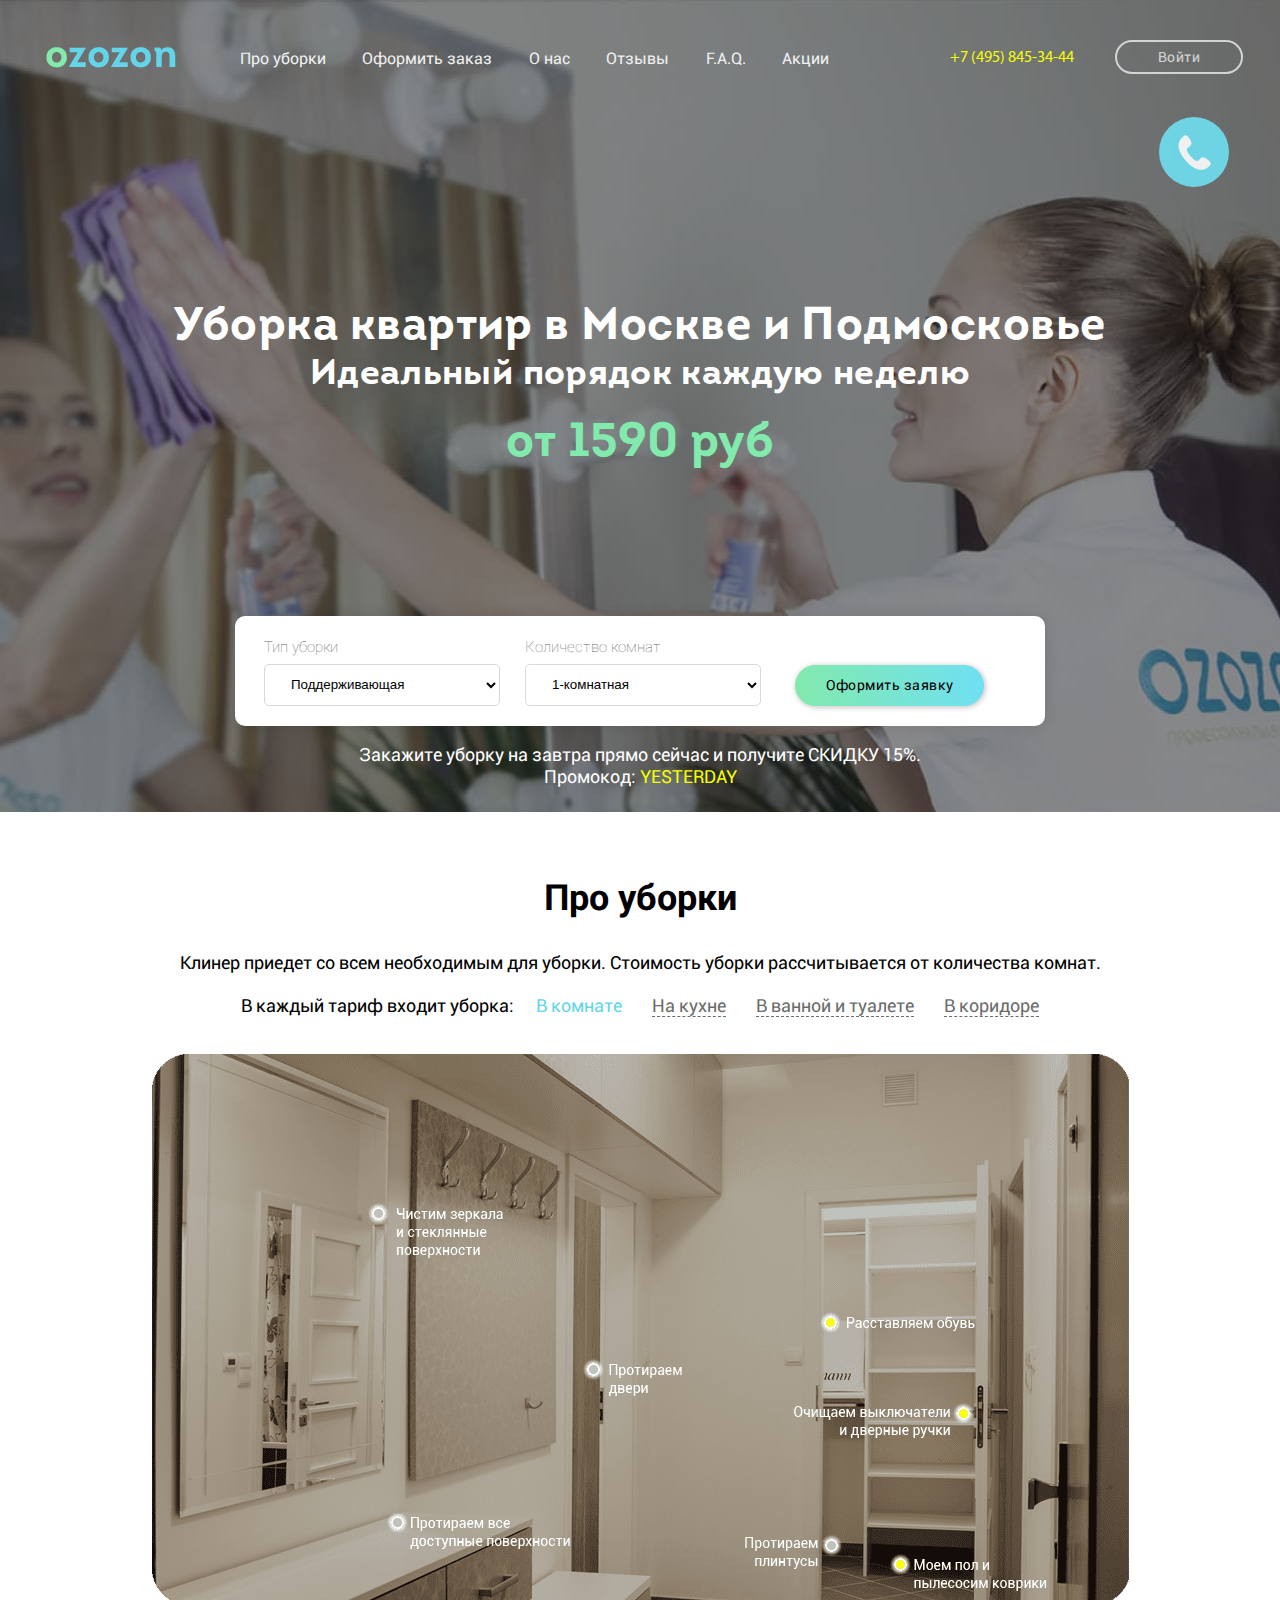
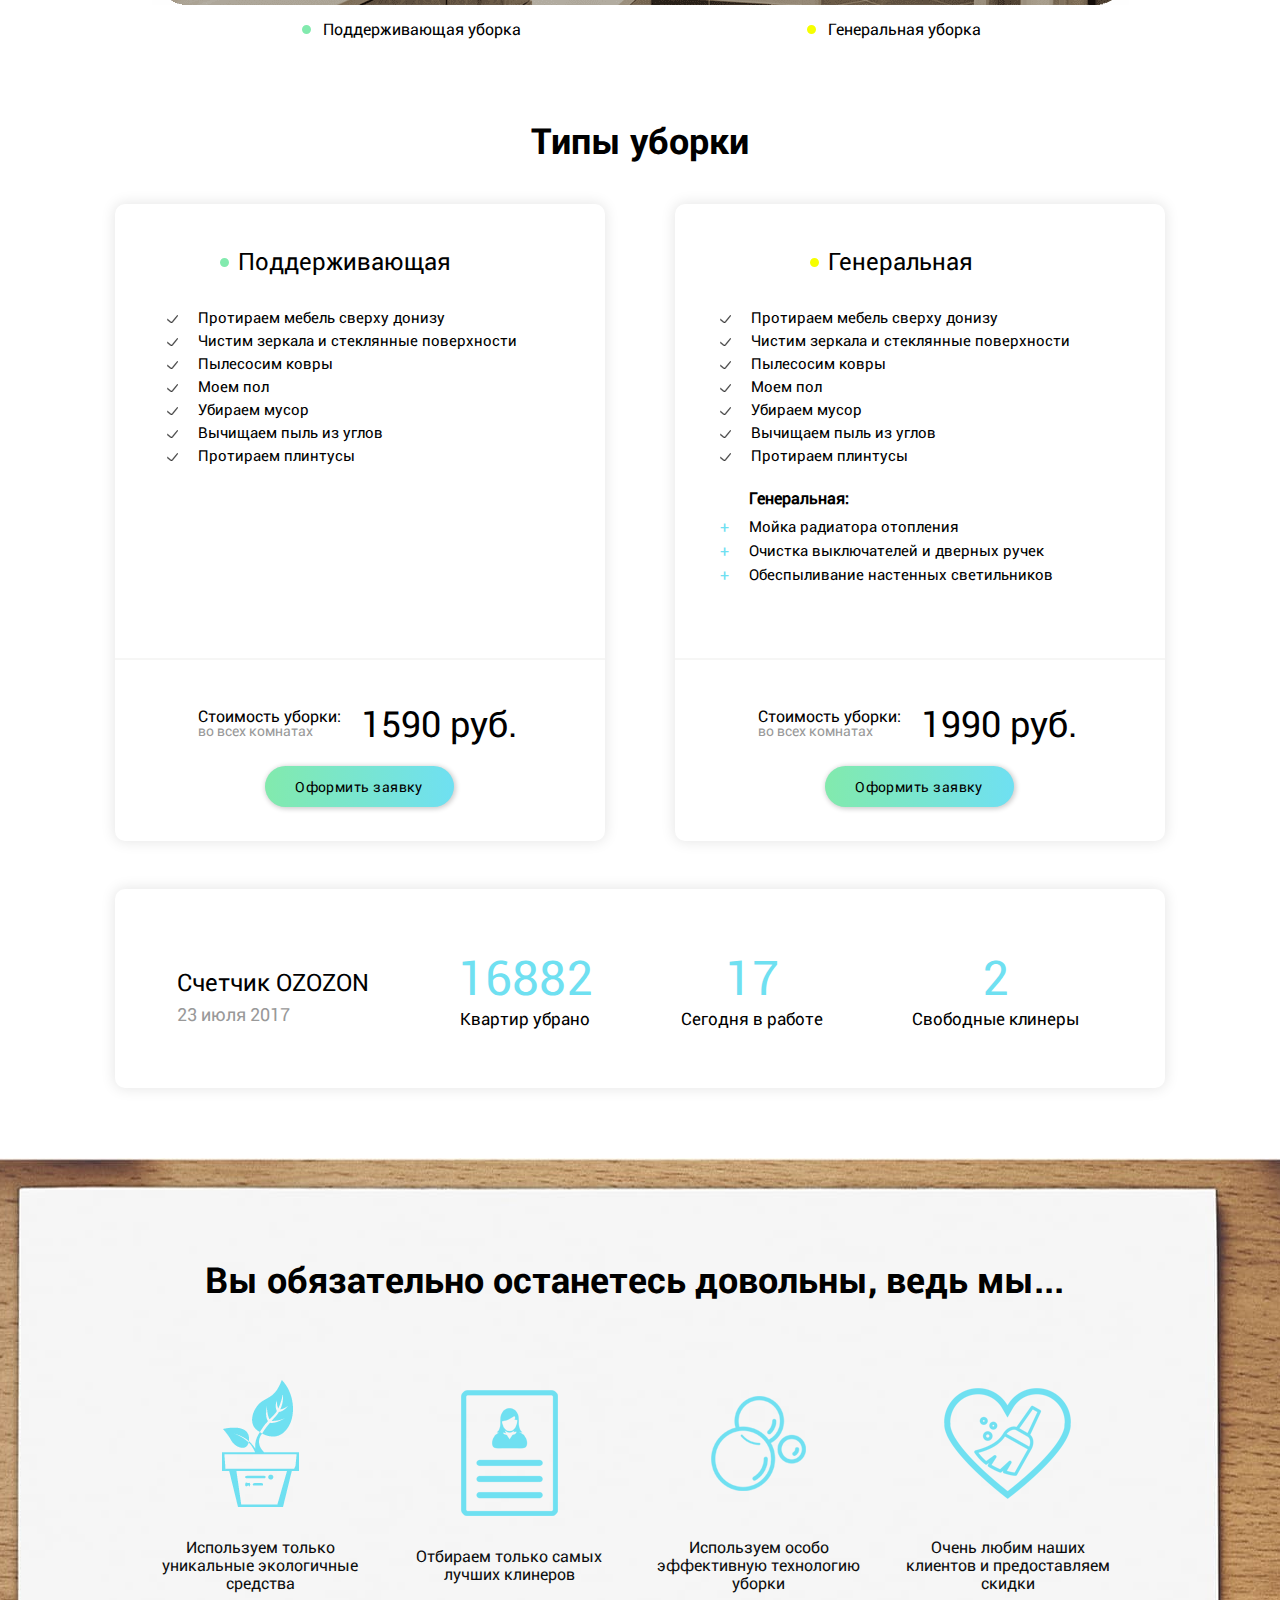
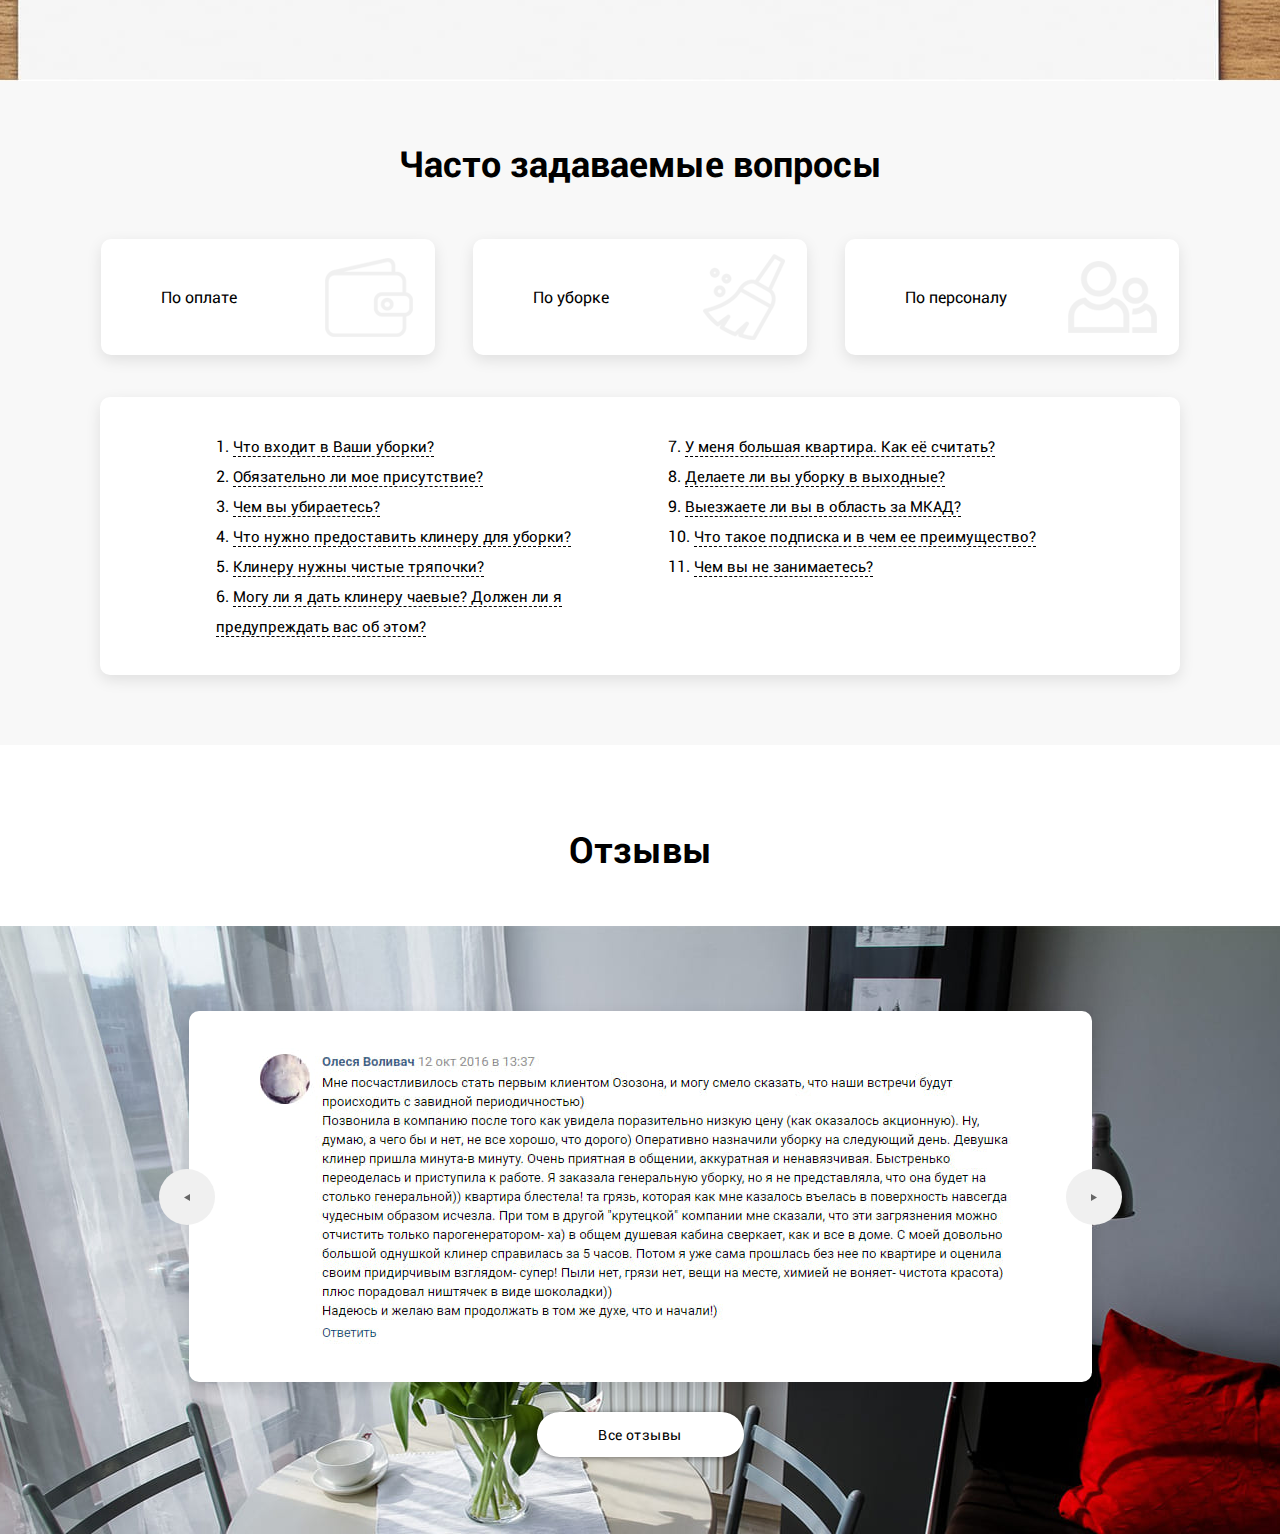
<file: index.html>
<!DOCTYPE html>
<html lang="ru">
<head>
    <meta charset="UTF-8">
    <meta name="viewport" content="width=device-width, initial-scale=1.0">
    <meta http-equiv="X-UA-Compatible" content="ie=edge">
    <title>Ozozon</title>
    <link rel="stylesheet" href="css/style.css">
</head>
<body>
    <div class="wrapper">
<div class="main">
<header class="header">
    <div class="container">
        <div class="header__body">
        	<div class="header__left">
	        	<div class="header__logo">
	        		<a href="/"><img src="/img/logo.png" alt="logo"></a>
	        	</div>
	        	<div class="header__menu">
	        		<ul>
	        			<li><a href="#">Про уборки</a></li>
	        			<li><a href="#">Оформить заказ</a></li>
	        			<li><a href="#">О нас</a></li>
	        			<li><a href="#">Отзывы</a></li>
	        			<li><a href="#">F.A.Q.</a></li>
	        			<li><a href="#">Акции</a></li>
	        		</ul>
	        	</div>
        	</div>
        	<button type="button" class="btn-burger">
			    <span></span>
			    <span></span>
			    <span></span>
			</button>
        	<div class="header__right">
        		<div><a href="tel:74958453444">+7 (495) 845-34-44</a></div>
        		<button>Войти</button>
        	</div>
        </div>
        <div class="header__call">
        	<div>
        		<a href="#"><img src="/img/phone.png" alt="phone"></a>
        	</div>
        </div>
    </div>
</header>
<div class="menuMobile">
	<ul>
		<li><a href="#">Про уборки</a></li>
		<li><a href="#">Оформить заказ</a></li>
		<li><a href="#">О нас</a></li>
		<li><a href="#">Отзывы</a></li>
		<li><a href="#">F.A.Q.</a></li>
		<li><a href="#">Акции</a></li>
	</ul>
</div>    <div class="container">
        <div class="main__body">
            <h1>Уборка квартир в Москве и Подмосковье</h1>
            <h2>Идеальный порядок каждую неделю</h2>
            <h3>от 1590 руб</h3>
            <form action="/">
            	<p>
            		<label for="type">Тип уборки</label>
            		<select name="type" required>
                        <option value="0">Поддерживающая</option>
                        <option value="1">Поддерживающая</option>
                    </select>
            	</p>
            	<p>
            		<label for="count">Количество комнат</label>
            		<select name="count" required>
                        <option value="0">1-комнатная</option>
                        <option value="1">1-комнатная</option>
                    </select>
            	</p>
            	<button class="main__btn btn">Оформить заявку</button>
            </form>
            <p class="main__sale">Закажите уборку на завтра прямо сейчас и получите СКИДКУ 15%.</p>
            <p class="main__promocode">Промокод: <span>YESTERDAY</span></p>
        </div>
    </div>
    <!-- Фоновая картинка -->
	<div class="main__bg ibg">
		<img src="/img/main.jpg" alt="main">
	</div>
</div><div class="cleaning">
    <div class="container">
        <div class="cleaning__body">
            <h2>Про уборки</h2>
            <p>Клинер приедет со всем необходимым для уборки. Стоимость уборки рассчитывается от количества комнат.</p>
            <div class="cleaning__tarif">
                <span>В каждый тариф входит уборка:</span>
                <ul>
                    <li><a href="/img/cleaning/corridor.png" class="active_link">В комнате</a></li>
                    <li><a href="/img/cleaning/kitchen.png">На кухне</a></li>
                    <li><a href="/img/cleaning/bathroom.png">В ванной и туалете</a></li>
                    <li><a href="/img/cleaning/bedroom.png">В коридоре</a></li>
                </ul>
            </div>
            <div class="cleaning__img">
                <img src="/img/cleaning/corridor.png" alt="cleaning">
            </div>
            <div class="cleaning__views">
                <div class="cleaning__view"><div></div> Поддерживающая уборка</div>
                <div class="cleaning__view"><div></div> Генеральная уборка</div>
            </div>
        </div>
    </div>
</div><div class="types">
    <div class="container">
        <div class="types__body">
            <h2>Типы уборки</h2>
            <div class="types__columns">
                <div class="types__column">
                    <h3>Поддерживающая</h3>
                    <ul>
                        <li>Протираем мебель сверху донизу</li>
                        <li>Чистим зеркала и стеклянные поверхности</li>
                        <li>Пылесосим ковры</li>
                        <li>Моем пол</li>
                        <li>Убираем мусор</li>
                        <li>Вычищаем пыль из углов</li>
                        <li>Протираем плинтусы</li>
                    </ul>
                    <div class="types__cost">
                        <div class="types__cols">
                            <div>
                                <p>Стоимость уборки:</p>
                                <p>во всех комнатах</p>
                            </div>
                            <div>1590 руб.</div>
                        </div>
                        <button class="types__btn btn">Оформить заявку</button>
                    </div>
                </div>
                <div class="types__column">
                    <h3>Генеральная</h3>
                    <ul>
                        <li>Протираем мебель сверху донизу</li>
                        <li>Чистим зеркала и стеклянные поверхности</li>
                        <li>Пылесосим ковры</li>
                        <li>Моем пол</li>
                        <li>Убираем мусор</li>
                        <li>Вычищаем пыль из углов</li>
                        <li>Протираем плинтусы</li>
                    </ul>
                    <br><b>Генеральная:</b>
                    <ul>
                        <li>Мойка радиатора отопления</li>
                        <li>Очистка выключателей и дверных ручек</li>
                        <li>Обеспыливание настенных светильников</li>
                    </ul>
                    <div class="types__cost">
                        <div class="types__cols">
                            <div>
                                <p>Стоимость уборки:</p>
                                <p>во всех комнатах</p>
                            </div>
                            <div>1990 руб.</div>
                        </div>
                        <button class="types__btn btn">Оформить заявку</button>
                    </div>
                </div>
            </div>
            <div class="types__counter">
                <ul>
                    <li>Счетчик OZOZON<br><span>23 июля 2017</span></li>
                    <li><span>16882</span><br>Квартир убрано</li>
                    <li><span>17</span><br>Сегодня в работе</li>
                    <li><span>2</span><br>Свободные клинеры</li>
                </ul>
            </div>
        </div>
    </div>
</div><div class="advantages">
    <div class="container">
        <h2>Вы обязательно останетесь довольны, ведь мы...</h2>
        <div class="advantages__body">
            <div class="advantages__adv">
                <div>
                    <img src="/img/icons/1.png" alt="1">
                </div>
                <p>Используем только уникальные экологичные средства</p>
            </div>
            <div class="advantages__adv">
                <div>
                    <img src="/img/icons/2.png" alt="2">
                </div>
                <p>Отбираем только самых лучших клинеров</p>
            </div>
            <div class="advantages__adv">
                <div>
                    <img src="/img/icons/3.png" alt="3">
                </div>
                <p>Используем особо эффективную технологию уборки</p>
            </div>
            <div class="advantages__adv">
                <div>
                    <img src="/img/icons/4.png" alt="4">
                </div>
                <p>Очень любим наших клиентов и предоставляем скидки</p>
            </div>
        </div>
    </div>
</div><div class="questions">
    <div class="container">
        <div class="questions__body">
            <h2>Часто задаваемые вопросы</h2>
            <div class="questions__columns">
                <a href="#" class="questions__active">
                    <figure>
                        <p>По оплате</p>
                        <img src="/img/pay.png" alt="pay">
                    </figure>
                </a>
                <a href="#" class="questions__active">
                    <figure>
                        <p>По уборке</p>
                        <img src="/img/clean.png" alt="clean">
                    </figure>
                </a>
                <div class="questions__answers">
                    <div class="questions__answer" title="Закрыть окно">
                        <div><p>Что входит в Ваши уборки?</p></div>
                        <div><p>Обязательно ли мое присутствие?</p></div>
                        <div><p>Что нужно предоставить клинеру для уборки?</p></div>
                        <div><p>Чем вы убираетесь?</p></div>
                    </div>
                    <p class="questions__others"><a href="#">Другие вопросы</a><img src="/img/arrow_copy.svg" alt="arrow_copy"></p>
                    <div class="questions__answer" title="Закрыть окно">
                        <div><p>Клинеру нужны чистые тряпочки?</p></div>
                        <div><p>Могу ли я дать клинеру чаевые? Должен ли я предупреждать вас об этом?</p></div>
                        <div><p>У меня большая квартира. Как её считать?</p></div>
                        <div><p>Делаете ли вы уборку в выходные?</p></div>
                    </div>
                    <div class="questions__answer others" title="Закрыть окно">
                        <div><p>Выезжаете ли вы в область за МКАД?</p></div>
                        <div><p>Что такое подписка и в чем ее преимущество?</p></div>
                        <div><p>Чем вы не занимаетесь?</p></div>
                    </div>
                </div>
                <a href="#" class="questions__active">
                    <figure>
                        <p>По персоналу</p>
                        <img src="/img/personal.png" alt="personal">
                    </figure>
                </a>
            </div>
            <div class="questions__question">
                <ul>
                    <li>1. <a href="#">Что входит в Ваши уборки?</a></li>
                    <li>2. <a href="#">Обязательно ли мое присутствие?</a></li>
                    <li>3. <a href="#">Чем вы убираетесь?</a></li>
                    <li>4. <a href="#">Что нужно предоставить клинеру для уборки?</a></li>
                    <li>5. <a href="#">Клинеру нужны чистые тряпочки?</a></li>
                    <li>6. <a href="#">Могу ли я дать клинеру чаевые? Должен ли я предупреждать вас об этом?</a></li>
                </ul>
                <ul>
                    <li>7. <a href="#">У меня большая квартира. Как её считать?</a></li>
                    <li>8. <a href="#">Делаете ли вы уборку в выходные?</a></li>
                    <li>9. <a href="#">Выезжаете ли вы в область за МКАД?</a></li>
                    <li>10. <a href="#">Что такое подписка и в чем ее преимущество?</a></li>
                    <li>11. <a href="#">Чем вы не занимаетесь?</a></li>
                </ul>
            </div>
        </div>
    </div>
</div><div class="reviews">
    <h2>Отзывы</h2>
    <div class="container">
        <div class="reviews__review">
            <button>
                <img src="/img/arrow_left.svg">
            </button>
            <div class="reviews__body">
                <img src="/img/review.jpg" alt="review">
            </div>
            <button>
                <img src="/img/arrow_right.svg">
            </button>
        </div>
        <div class="reviews__btn">
            <button>Все отзывы</button>
        </div>
    </div>
</div>    </div>
    <script src="/js/jquery-3.4.1.min.js"></script>
    <script src="/js/main.js"></script>
</body>
</html>
</file>
<file: css/style.css>
@charset "UTF-8";
/*Обнуление*/
* {
  padding: 0;
  margin: 0;
  border: 0;
}

*, *:before, *:after {
  -webkit-box-sizing: border-box;
  box-sizing: border-box;
}

:focus, :active {
  outline: none;
}

a:focus, a:active {
  outline: none;
}

nav, footer, header, aside {
  display: block;
}

html, body {
  height: 100%;
  width: 100%;
  font-size: 100%;
  -ms-text-size-adjust: 100%;
  -moz-text-size-adjust: 100%;
  -webkit-text-size-adjust: 100%;
}

input, button, textarea {
  font-family: inherit;
}

input::-ms-clear {
  display: none;
}

button {
  cursor: pointer;
}

button::-moz-focus-inner {
  padding: 0;
  border: 0;
}

a, a:visited {
  text-decoration: none;
}

a:hover {
  text-decoration: none;
}

ul li {
  list-style: none;
}

img {
  vertical-align: middle;
}

h1, h2, h3, h4, h5, h6 {
  font-size: inherit;
}

/*--------------------*/
.header {
  position: relative;
  z-index: 1;
  padding: 40px 37px 0 46px;
  width: 100%;
}
.header__body {
  display: -webkit-box;
  display: -ms-flexbox;
  display: flex;
  -webkit-box-pack: justify;
      -ms-flex-pack: justify;
          justify-content: space-between;
  -webkit-box-align: center;
      -ms-flex-align: center;
          align-items: center;
  -ms-flex-wrap: wrap;
      flex-wrap: wrap;
}
.header__left {
  display: -webkit-box;
  display: -ms-flexbox;
  display: flex;
  -webkit-box-pack: center;
      -ms-flex-pack: center;
          justify-content: center;
  -webkit-box-align: end;
      -ms-flex-align: end;
          align-items: flex-end;
  -ms-flex-wrap: nowrap;
      flex-wrap: nowrap;
}
.header__right {
  display: -webkit-box;
  display: -ms-flexbox;
  display: flex;
  -webkit-box-pack: center;
      -ms-flex-pack: center;
          justify-content: center;
  -webkit-box-align: center;
      -ms-flex-align: center;
          align-items: center;
  -ms-flex-wrap: nowrap;
      flex-wrap: nowrap;
  padding-left: 2rem;
}
.header__right a {
  color: #f6ff00;
  font-family: "MyriadPro";
  font-size: 16px;
  font-weight: 400;
  margin-right: 41px;
}
.header__right button {
  background: none;
  width: 128px;
  height: 34px;
  border-radius: 17px;
  border: 2px solid #ffffff;
  opacity: 0.7;
  color: #ffffff;
  font-size: 14px;
  font-weight: 400;
  letter-spacing: 0.35px;
}
.header__right button:hover {
  background-color: #6fe0f2;
  opacity: 1;
}
.header__menu {
  width: 589px;
  margin-left: 64px;
}
.header__menu ul {
  display: -webkit-box;
  display: -ms-flexbox;
  display: flex;
  -webkit-box-pack: justify;
      -ms-flex-pack: justify;
          justify-content: space-between;
  -webkit-box-align: center;
      -ms-flex-align: center;
          align-items: center;
  -ms-flex-wrap: wrap;
      flex-wrap: wrap;
}
.header__menu ul li a {
  font-size: 16px;
  font-weight: 400;
  line-height: 12px;
}
.header__call {
  position: relative;
  top: 43px;
  right: 14px;
}
.header__call div {
  display: -webkit-box;
  display: -ms-flexbox;
  display: flex;
  -webkit-box-pack: center;
      -ms-flex-pack: center;
          justify-content: center;
  -webkit-box-align: center;
      -ms-flex-align: center;
          align-items: center;
  -ms-flex-wrap: wrap;
      flex-wrap: wrap;
  width: 70px;
  height: 70px;
  background-color: #6fe0f1;
  opacity: 0.9;
  border-radius: 50%;
  position: absolute;
  right: 0;
}
.header__call div:hover {
  -webkit-box-shadow: inset 0 0 10px 0px;
          box-shadow: inset 0 0 10px 0px;
}

@media (max-width: 1200px) {
  .header__body {
    -webkit-box-pack: center;
        -ms-flex-pack: center;
            justify-content: center;
  }
  .header__right {
    padding: 2rem;
  }
  .header__call {
    top: -1rem;
    right: 2rem;
  }
}
@media (max-width: 767px) {
  .header__menu {
    display: none;
  }
  .header__right {
    display: block;
    margin-right: -2rem;
    padding: 0;
  }
  .header__right button {
    margin: 1rem 0;
  }
  .header__call {
    top: 1rem;
  }
}
.btn-burger {
  display: none;
  width: 5rem;
  height: 5rem;
  border-radius: 5px;
  cursor: pointer;
  background: none;
}
.btn-burger span {
  position: absolute;
  background: #fff;
  width: 26px;
  height: 2px;
  border-radius: 10px;
  -webkit-transition: 0.1s ease-out 0.1s;
  -o-transition: 0.1s ease-out 0.1s;
  transition: 0.1s ease-out 0.1s;
}
.btn-burger span:first-child {
  margin-top: -10px;
}
.btn-burger span:last-child {
  margin-top: 10px;
}
.btn-burger .active:first-child, .btn-burger .active:last-child {
  margin: 0;
}
.btn-burger .active:first-child {
  -ms-transform: rotate(45deg);
  -webkit-transform: rotate(45deg);
  transform: rotate(45deg);
}
.btn-burger .active:last-child {
  -ms-transform: rotate(-45deg);
  -webkit-transform: rotate(-45deg);
  transform: rotate(-45deg);
}
.btn-burger .active:nth-child(2) {
  width: 0;
}

.menuMobile {
  display: none;
}

@media (max-width: 767px) {
  .btn-burger {
    display: -webkit-box;
    display: -ms-flexbox;
    display: flex;
    -webkit-box-pack: center;
        -ms-flex-pack: center;
            justify-content: center;
    -webkit-box-align: center;
        -ms-flex-align: center;
            align-items: center;
    -ms-flex-wrap: nowrap;
        flex-wrap: nowrap;
    margin: 0 2rem;
  }

  .menuMobile {
    position: absolute;
    z-index: 2;
    background: rgba(0, 0, 0, 0.75);
    width: 100%;
    text-align: center;
  }
  .menuMobile ul {
    padding: 1rem 0;
  }
  .menuMobile ul li {
    padding: 1rem;
  }
  .menuMobile ul li a {
    color: #ffffff;
    font-size: 3rem;
  }
}
.main {
  -webkit-box-flex: 1;
      -ms-flex: 1 1 auto;
          flex: 1 1 auto;
  position: relative;
  width: 100%;
  overflow: hidden;
  height: 812px;
}
.main .ibg img {
  visibility: hidden;
}
.main__bg {
  background-position: -156px -1px;
  background-size: auto;
}
.main__body {
  position: relative;
  z-index: 1;
  width: 100%;
  margin-top: 230px;
}
.main__body h2, .main__body h3 {
  font-family: "Intro-Bold";
  font-weight: 700;
  text-align: center;
}
.main__body h2 {
  color: #ffffff;
  line-height: 47.93px;
  font-size: 36px;
  letter-spacing: 0.36px;
}
.main__body h3 {
  color: #82eaad;
  font-size: 48px;
  margin-top: 20px;
}
.main__body p {
  color: #ffffff;
  font-size: 18px;
  font-weight: 400;
  line-height: 12px;
}
.main__body p span {
  color: #f6ff00;
}
.main__body form {
  display: -webkit-box;
  display: -ms-flexbox;
  display: flex;
  -webkit-box-pack: justify;
      -ms-flex-pack: justify;
          justify-content: space-between;
  -webkit-box-align: end;
      -ms-flex-align: end;
          align-items: flex-end;
  -ms-flex-wrap: nowrap;
      flex-wrap: nowrap;
  width: 100%;
  max-width: 810px;
  height: 110px;
  -webkit-box-shadow: 0 0 14px 1px rgba(0, 0, 0, 0.1);
          box-shadow: 0 0 14px 1px rgba(0, 0, 0, 0.1);
  border-radius: 10px;
  background-color: #ffffff;
  padding: 24px 61px 20px 29px;
  margin: 0 auto;
  margin-top: 148px;
}
.main__body form p:last-of-type {
  margin-left: 25px;
}
.main__body form label {
  color: #666666;
  font-family: "Roboto-Thin";
  font-size: 15px;
  font-weight: 400;
  line-height: 36px;
}
.main__body form select {
  width: 236px;
  height: 42px;
  border: 1px solid #d9d9d9;
  background-color: #fff;
  padding: 0 14px 0 22px;
  border-radius: 5px;
  cursor: pointer;
}
.main__body form select option {
  color: #212121;
  font-size: 16px;
  font-weight: 300;
  line-height: 42px;
}
.main__body form select option:first-of-type {
  display: none;
}
.main__sale {
  padding-top: 23px;
}
.main__promocode {
  padding-top: 10px;
}
.main__sale, .main__promocode {
  text-align: center;
}

@media (max-width: 1200px) {
  .main__body {
    margin-top: 10rem;
  }
  .main__body form {
    margin-top: 5rem;
  }
}
@media (max-width: 767px) {
  .main {
    height: auto;
  }
  .main__bg {
    background-position: center;
    background-size: cover;
  }
  .main__body {
    margin-top: 5rem;
    padding: 2rem;
  }
  .main__body h2 {
    font-size: 2rem;
  }
  .main__body h3 {
    font-size: 2.8rem;
  }
  .main__body p {
    width: 100%;
    line-height: 2rem;
  }
  .main__body form {
    -ms-flex-wrap: wrap;
        flex-wrap: wrap;
    margin-top: 2rem;
    padding: 2rem;
    height: auto;
  }
  .main__body form p:last-of-type {
    margin: 0;
  }
  .main__body form select {
    width: 100%;
  }
  .main__btn {
    margin-top: 2rem;
  }
}
.cleaning .container {
  max-width: 977px;
}
.cleaning .active_link {
  color: #62d5e9;
  font-weight: 400;
  border: none;
}
.cleaning__body {
  text-align: center;
  font-size: 18px;
  font-weight: 300;
  margin-top: 60px;
}
.cleaning__body h2 {
  margin-bottom: 32px;
}
.cleaning__body ul {
  display: -webkit-box;
  display: -ms-flexbox;
  display: flex;
  -webkit-box-pack: justify;
      -ms-flex-pack: justify;
          justify-content: space-between;
  -webkit-box-align: center;
      -ms-flex-align: center;
          align-items: center;
  -ms-flex-wrap: wrap;
      flex-wrap: wrap;
  width: 504px;
  margin-left: 22px;
}
.cleaning__body ul li a {
  color: #000000;
  font-size: 18px;
  font-weight: 300;
}
.cleaning__tarif {
  display: -webkit-box;
  display: -ms-flexbox;
  display: flex;
  -webkit-box-pack: center;
      -ms-flex-pack: center;
          justify-content: center;
  -webkit-box-align: center;
      -ms-flex-align: center;
          align-items: center;
  -ms-flex-wrap: wrap;
      flex-wrap: wrap;
  margin-top: 22px;
}
.cleaning__tarif ul li a {
  border-bottom: 1px dashed #6c6c6c;
  color: #6c6c6c;
}
.cleaning__tarif ul li a:hover, .cleaning__tarif ul li a:focus {
  color: #62d5e9;
  border: none;
}
.cleaning__img {
  margin-top: 38px;
  width: 100%;
  max-width: 977px;
  height: auto;
}
.cleaning__img img {
  width: 100%;
  height: 100%;
}
.cleaning__views {
  display: -webkit-box;
  display: -ms-flexbox;
  display: flex;
  -webkit-box-pack: justify;
      -ms-flex-pack: justify;
          justify-content: space-between;
  -webkit-box-align: center;
      -ms-flex-align: center;
          align-items: center;
  -ms-flex-wrap: wrap;
      flex-wrap: wrap;
  width: 100%;
  max-width: 681px;
  margin: 0 auto;
  padding: 18px 0;
}
.cleaning__view {
  display: -webkit-box;
  display: -ms-flexbox;
  display: flex;
  -webkit-box-pack: center;
      -ms-flex-pack: center;
          justify-content: center;
  -webkit-box-align: center;
      -ms-flex-align: center;
          align-items: center;
  -ms-flex-wrap: wrap;
      flex-wrap: wrap;
  font-size: 16px;
  font-weight: 300;
  line-height: 10px;
}
.cleaning__view div {
  width: 13px;
  height: 13px;
  -webkit-box-shadow: 0 0 7px #ffffff;
          box-shadow: 0 0 7px #ffffff;
  border: 2px solid #ffffff;
  border-radius: 50%;
  margin-right: 10px;
}
.cleaning__view:first-of-type div {
  background-color: #82eaae;
}
.cleaning__view:last-of-type div {
  background-color: #f6ff00;
}

@media (max-width: 767px) {
  .cleaning__body {
    padding: 0 1rem;
  }
  .cleaning__body ul {
    width: 100%;
    margin: 0;
  }
  .cleaning__body ul li {
    margin-top: 1rem;
  }
  .cleaning__view {
    margin-bottom: 1rem;
  }
}
.types .container {
  max-width: 1050px;
}
.types__body {
  padding: 62px 0 70px 0;
}
.types__columns {
  display: -webkit-box;
  display: -ms-flexbox;
  display: flex;
  -webkit-box-pack: center;
      -ms-flex-pack: center;
          justify-content: center;
  -webkit-box-align: start;
      -ms-flex-align: start;
          align-items: flex-start;
  -ms-flex-wrap: wrap;
      flex-wrap: wrap;
  margin: 0 -35px;
}
.types__column {
  position: relative;
  -webkit-box-flex: 0;
      -ms-flex: 0 0 490px;
          flex: 0 0 490px;
  height: 637px;
  -webkit-box-shadow: 0 0 14px 1px rgba(0, 0, 0, 0.1);
          box-shadow: 0 0 14px 1px rgba(0, 0, 0, 0.1);
  border-radius: 10px;
  background-color: #ffffff;
  padding: 44px 84px 34px 52px;
  margin: 40px 35px 0;
}
.types__column:last-of-type {
  padding-left: 45px;
}
.types__column:last-of-type h3:before {
  background-color: #f6ff00;
}
.types__column:last-of-type ul:last-of-type {
  margin-top: 10px;
}
.types__column:last-of-type ul:last-of-type li:before {
  content: "+";
  font-size: 16px;
  font-weight: 300;
  color: #6fe0f2;
}
.types__column h3 {
  font-size: 24px;
  font-weight: 400;
  text-align: center;
  padding-bottom: 33px;
}
.types__column h3:before {
  content: "";
  width: 13px;
  height: 13px;
  -webkit-box-shadow: 0 0 7px #ffffff;
          box-shadow: 0 0 7px #ffffff;
  border: 2px solid #ffffff;
  border-radius: 50%;
  background-color: #82eaae;
  position: absolute;
  margin: 8px -20px;
}
.types__column ul li {
  display: -webkit-box;
  display: -ms-flexbox;
  display: flex;
  padding-bottom: 5px;
  font-size: 15px;
}
.types__column ul li:before {
  content: url("/img/ok.svg");
  margin-right: 20px;
}
.types__column ul li a {
  font-family: "Roboto-Light";
  font-weight: 300;
  color: #212121;
}
.types__column b {
  margin-left: 1.8rem;
}
.types__cost {
  position: absolute;
  bottom: 34px;
  border-top: 2px solid #f6f6f5;
  width: 100%;
  left: 0;
  padding: 44px 85px 0 83px;
  text-align: center;
}
.types__cols {
  display: -webkit-box;
  display: -ms-flexbox;
  display: flex;
  -webkit-box-pack: center;
      -ms-flex-pack: center;
          justify-content: center;
  -webkit-box-align: center;
      -ms-flex-align: center;
          align-items: center;
  -ms-flex-wrap: wrap;
      flex-wrap: wrap;
}
.types__cols div {
  display: -webkit-box;
  display: -ms-flexbox;
  display: flex;
  -webkit-box-pack: center;
      -ms-flex-pack: center;
          justify-content: center;
  -webkit-box-align: center;
      -ms-flex-align: center;
          align-items: center;
  -ms-flex-wrap: wrap;
      flex-wrap: wrap;
  -webkit-box-flex: 0;
      -ms-flex: 0 0 50%;
          flex: 0 0 50%;
}
.types__cols div p {
  width: 100%;
}
.types__cols div p:first-of-type {
  font-size: 16px;
  font-weight: 300;
  line-height: 12px;
}
.types__cols div p:last-of-type {
  color: #999999;
  font-size: 14px;
}
.types__cols div:first-of-type {
  text-align: left;
}
.types__cols div:last-of-type {
  font-size: 36px;
  font-weight: 400;
}
.types__btn {
  margin-top: 20px;
}
.types__counter {
  width: 100%;
  height: 199px;
  -webkit-box-shadow: 0 0 14px 1px rgba(0, 0, 0, 0.1);
          box-shadow: 0 0 14px 1px rgba(0, 0, 0, 0.1);
  border-radius: 10px;
  margin-top: 48px;
  padding: 75px 86px 54px 62px;
}
.types__counter ul {
  display: -webkit-box;
  display: -ms-flexbox;
  display: flex;
  -webkit-box-pack: justify;
      -ms-flex-pack: justify;
          justify-content: space-between;
  -webkit-box-align: center;
      -ms-flex-align: center;
          align-items: center;
  -ms-flex-wrap: wrap;
      flex-wrap: wrap;
}
.types__counter ul li {
  font-size: 17px;
  font-weight: 300;
  line-height: 1.9rem;
  text-align: center;
}
.types__counter ul li:first-of-type {
  text-align: left;
  font-size: 24px;
  font-weight: 400;
}
.types__counter ul li:first-of-type span {
  color: #999999;
  font-size: 18px;
  font-weight: 300;
}
.types__counter ul li span {
  color: #6fe0f1;
  font-size: 48px;
  font-weight: 400;
}

@media (max-width: 910px) {
  .types__counter {
    height: auto;
  }
  .types__counter ul {
    -webkit-box-pack: center;
        -ms-flex-pack: center;
            justify-content: center;
  }
  .types__counter ul li {
    padding: 0 2rem 1rem;
  }
  .types__column {
    -webkit-box-flex: 1;
        -ms-flex: 1 1 auto;
            flex: 1 1 auto;
    height: auto;
    padding: 2rem;
  }
  .types__column ul {
    margin-bottom: 1rem;
  }
  .types__cost {
    position: relative;
    bottom: 0;
    padding: 0;
  }
  .types__cols {
    margin-top: 1rem;
  }
}
.advantages {
  background: url("/img/layer.jpg");
  background-repeat: no-repeat;
  background-size: cover;
  background-position: center;
}
.advantages .container {
  padding: 97px 169px 88px 157px;
}
.advantages__body {
  display: -webkit-box;
  display: -ms-flexbox;
  display: flex;
  -webkit-box-pack: justify;
      -ms-flex-pack: justify;
          justify-content: space-between;
  -webkit-box-align: center;
      -ms-flex-align: center;
          align-items: center;
  -ms-flex-wrap: wrap;
      flex-wrap: wrap;
  width: 100%;
  max-width: 1040px;
  margin: 0 auto;
}
.advantages__adv {
  -webkit-box-flex: 0;
      -ms-flex: 0 0 206px;
          flex: 0 0 206px;
  position: relative;
  text-align: center;
  margin-top: 77px;
}
.advantages__adv div {
  display: -webkit-box;
  display: -ms-flexbox;
  display: flex;
  -webkit-box-pack: center;
      -ms-flex-pack: center;
          justify-content: center;
  -webkit-box-align: center;
      -ms-flex-align: center;
          align-items: center;
  -ms-flex-wrap: wrap;
      flex-wrap: wrap;
  width: 127px;
  height: 127px;
  margin: 0 auto;
}
.advantages__adv p {
  position: relative;
  font-size: 16px;
  font-weight: 400;
  line-height: 18px;
  margin-top: 32px;
}
.advantages__adv p:first-of-type {
  color: #0d0e0e;
}
.advantages__adv p:nth-of-type(3) {
  color: #010101;
}

@media (max-width: 767px) {
  .advantages .container {
    padding: 5rem 2rem;
  }
  .advantages__body {
    -webkit-box-pack: center;
        -ms-flex-pack: center;
            justify-content: center;
  }
}
.questions {
  background-color: #f8f8f8;
}
.questions .container {
  width: 100%;
  max-width: 1080px;
}
.questions .active_btn {
  color: #4bd0e4;
}
.questions__body {
  padding: 58px 0 70px 0;
}
.questions__columns {
  display: -webkit-box;
  display: -ms-flexbox;
  display: flex;
  -webkit-box-pack: center;
      -ms-flex-pack: center;
          justify-content: center;
  -webkit-box-align: center;
      -ms-flex-align: center;
          align-items: center;
  -ms-flex-wrap: wrap;
      flex-wrap: wrap;
  margin: 0px -20px;
}
.questions__columns figure {
  display: -webkit-box;
  display: -ms-flexbox;
  display: flex;
  -webkit-box-pack: justify;
      -ms-flex-pack: justify;
          justify-content: space-between;
  -webkit-box-align: center;
      -ms-flex-align: center;
          align-items: center;
  -ms-flex-wrap: wrap;
      flex-wrap: wrap;
  width: 334px;
  height: 116px;
  -webkit-box-shadow: 0 5px 15px rgba(0, 0, 0, 0.1);
          box-shadow: 0 5px 15px rgba(0, 0, 0, 0.1);
  border-radius: 10px;
  background-color: #ffffff;
  padding: 0 20px 0 51px;
  margin: 52px 19px 0;
}
.questions__columns figure:last-of-type {
  padding: 0 22px 0 60px;
}
.questions__columns figure p {
  color: #000;
}
.questions__columns figure p:hover, .questions__columns figure p:focus {
  color: #4bd0e4;
}
.questions__columns figure a {
  color: #000;
  font-size: 18px;
  font-weight: 400;
}
.questions__question {
  display: -webkit-box;
  display: -ms-flexbox;
  display: flex;
  -webkit-box-pack: justify;
      -ms-flex-pack: justify;
          justify-content: space-between;
  -webkit-box-align: start;
      -ms-flex-align: start;
          align-items: flex-start;
  -ms-flex-wrap: nowrap;
      flex-wrap: nowrap;
  width: 100%;
  height: auto;
  -webkit-box-shadow: 0 5px 15px rgba(0, 0, 0, 0.1);
          box-shadow: 0 5px 15px rgba(0, 0, 0, 0.1);
  border-radius: 10px;
  background-color: #ffffff;
  padding: 35px 140px 33px 116px;
  margin-top: 42px;
}
.questions__question ul:first-of-type {
  width: 360px;
}
.questions__question ul:last-of-type {
  width: 372px;
}
.questions__question ul li a {
  color: #000;
  font-size: 15px;
  font-weight: 300;
  line-height: 1.875rem;
  border-bottom: 1px dashed;
}
.questions__question ul li a:hover, .questions__question ul li a:focus {
  color: #4bd0e4;
  border: none;
}

@media (max-width: 767px) {
  .questions__question {
    -webkit-box-pack: center;
        -ms-flex-pack: center;
            justify-content: center;
    -ms-flex-wrap: wrap;
        flex-wrap: wrap;
    padding: 1rem;
  }
}
.reviews {
  position: relative;
}
.reviews h2 {
  padding: 80px 0 53px 0;
}
.reviews .container {
  background: url("/img/reviews.jpg");
  background-repeat: no-repeat;
  background-size: cover;
  background-position: center;
  padding-top: 85px;
}
.reviews__review {
  display: -webkit-box;
  display: -ms-flexbox;
  display: flex;
  -webkit-box-pack: justify;
      -ms-flex-pack: justify;
          justify-content: space-between;
  -webkit-box-align: center;
      -ms-flex-align: center;
          align-items: center;
  -ms-flex-wrap: wrap;
      flex-wrap: wrap;
  width: 100%;
  max-width: 903px;
  height: 371px;
  -webkit-box-shadow: 0 5px 15px rgba(0, 0, 0, 0.1);
          box-shadow: 0 5px 15px rgba(0, 0, 0, 0.1);
  border-radius: 10px;
  background-color: #ffffff;
  margin: 0 auto;
}
.reviews__review button {
  position: relative;
  z-index: 1;
  width: 56px;
  height: 56px;
  background-color: #f0f0f0;
  border-radius: 50%;
  margin: 0 -30px;
}
.reviews__review button:hover {
  background-color: #fff;
}
.reviews__review button:first-of-type {
  left: 0;
}
.reviews__review button:last-of-type {
  right: 0;
}
.reviews__body {
  position: absolute;
  padding-left: 54px;
}
.reviews__body img {
  width: 100%;
  height: 100%;
}
.reviews__btn {
  display: -webkit-box;
  display: -ms-flexbox;
  display: flex;
  -webkit-box-pack: center;
      -ms-flex-pack: center;
          justify-content: center;
  -webkit-box-align: center;
      -ms-flex-align: center;
          align-items: center;
  -ms-flex-wrap: wrap;
      flex-wrap: wrap;
}
.reviews__btn button {
  margin: 30px 0 77px 0;
  width: 207px;
  height: 45px;
  -webkit-box-shadow: 0 1px 5px 1px rgba(0, 0, 0, 0.4);
          box-shadow: 0 1px 5px 1px rgba(0, 0, 0, 0.4);
  border-radius: 23px;
  background-color: #ffffff;
  font-size: 14px;
  font-weight: 300;
  letter-spacing: 0.46px;
}
.reviews__btn button:hover {
  background-color: #000;
  color: #fff;
}

@media (max-width: 960px) {
  .reviews__review {
    height: auto;
    max-width: 100%;
  }
  .reviews__review button {
    position: absolute;
    margin: 0 1px;
    width: 2rem;
    height: 2rem;
  }
  .reviews__body {
    position: relative;
    width: 100%;
    padding: 0;
  }
  .reviews__body img {
    border-radius: 10px;
    padding: 0 1rem;
  }
}
/** Generated by FG **/
@font-face {
  font-family: "Intro-Bold";
  src: url("/fonts/Intro-Bold.eot");
  src: local("☺"), url("/fonts/Intro-Bold.woff") format("woff"), url("/fonts/Intro-Bold.ttf") format("truetype"), url("/fonts/Intro-Bold.svg") format("svg");
  font-weight: normal;
  font-style: normal;
}
/** Generated by FG **/
@font-face {
  font-family: "MyriadPro";
  src: url("/fonts/MyriadPro-Regular.eot");
  src: local("☺"), url("/fonts/MyriadPro-Regular.woff") format("woff"), url("/fonts/MyriadPro-Regular.ttf") format("truetype"), url("/fonts/MyriadPro-Regular.svg") format("svg");
  font-weight: normal;
  font-style: normal;
}
/** Generated by FG **/
@font-face {
  font-family: "Roboto-Bold";
  src: url("/fonts/Roboto-Bold.eot");
  src: local("☺"), url("/fonts/Roboto-Bold.woff") format("woff"), url("/fonts/Roboto-Bold.ttf") format("truetype"), url("/fonts/Roboto-Bold.svg") format("svg");
  font-weight: normal;
  font-style: normal;
}
/** Generated by FG **/
@font-face {
  font-family: "Roboto-Light";
  src: url("/fonts/Roboto-Light.eot");
  src: local("☺"), url("/fonts/Roboto-Light.woff") format("woff"), url("/fonts/Roboto-Light.ttf") format("truetype"), url("/fonts/Roboto-Light.svg") format("svg");
  font-weight: normal;
  font-style: normal;
}
/** Generated by FG **/
@font-face {
  font-family: "Roboto-Medium";
  src: url("/fonts/Roboto-Medium.eot");
  src: local("☺"), url("/fonts/Roboto-Medium.woff") format("woff"), url("/fonts/Roboto-Medium.ttf") format("truetype"), url("/fonts/Roboto-Medium.svg") format("svg");
  font-weight: normal;
  font-style: normal;
}
/** Generated by FG **/
@font-face {
  font-family: "Roboto";
  src: url("/fonts/RobotoRegular.eot");
  src: local("☺"), url("/fonts/RobotoRegular.woff") format("woff"), url("/fonts/RobotoRegular.ttf") format("truetype"), url("/fonts/RobotoRegular.svg") format("svg");
  font-weight: normal;
  font-style: normal;
}
/** Generated by FG **/
@font-face {
  font-family: "Roboto-Thin";
  src: url("/fonts/Roboto-Thin.eot");
  src: local("☺"), url("/fonts/Roboto-Thin.woff") format("woff"), url("/fonts/Roboto-Thin.ttf") format("truetype"), url("/fonts/Roboto-Thin.svg") format("svg");
  font-weight: normal;
  font-style: normal;
}
.ibg {
  background-repeat: no-repeat;
}

.main__bg {
  position: absolute;
  width: 100%;
  height: 100%;
  top: 0;
  left: 0;
}

.trans, .btn:hover, .btn:focus, a:hover, a:focus, .header__right button:hover, .header__call div:hover, .questions__columns figure p:hover, .questions__columns figure p:focus, .questions__question ul li a:hover, .questions__question ul li a:focus, .reviews__review button:hover, .reviews__btn button:hover {
  -webkit-transition: 0.2s ease-out 0.2s;
  -o-transition: 0.2s ease-out 0.2s;
  transition: 0.2s ease-out 0.2s;
}

h1 {
  color: #ffffff;
  font-family: "Intro-Bold";
  font-size: 46px;
  font-weight: 700;
  line-height: 47.93px;
  letter-spacing: 0.46px;
  text-align: center;
}

h2 {
  font-size: 36px;
  font-family: "Roboto-Bold";
  text-align: center;
}

a {
  color: #f0f0f0;
}
a:hover, a:focus {
  color: #62d5e9;
}

.wrapper {
  background: #fff;
  width: 100%;
  max-width: 1366px;
  min-height: 100%;
  overflow: hidden;
  display: -webkit-box;
  display: -ms-flexbox;
  display: flex;
  -webkit-box-orient: vertical;
  -webkit-box-direction: normal;
      -ms-flex-direction: column;
          flex-direction: column;
  font-family: "Roboto";
  margin: 0 auto;
}

.container {
  margin: 0 auto;
  width: 100%;
}

.btn {
  width: 100%;
  max-width: 189px;
  height: 41px;
  -webkit-box-shadow: 1px 1px 5px 1px rgba(0, 0, 0, 0.2);
          box-shadow: 1px 1px 5px 1px rgba(0, 0, 0, 0.2);
  border-radius: 21px;
  background-color: #6fe0f2;
  background-image: -webkit-gradient(linear, left top, right top, from(#82eaad), to(#6fe0f2));
  background-image: -o-linear-gradient(left, #82eaad 0%, #6fe0f2 100%);
  background-image: linear-gradient(to right, #82eaad 0%, #6fe0f2 100%);
  font-size: 14px;
  font-weight: 300;
  letter-spacing: 0.46px;
}
.btn:hover, .btn:focus {
  background-image: -webkit-gradient(linear, right top, left top, from(#82eaad), to(#6fe0f2));
  background-image: -o-linear-gradient(right, #82eaad 0%, #6fe0f2 100%);
  background-image: linear-gradient(to left, #82eaad 0%, #6fe0f2 100%);
  -webkit-box-shadow: inset 1px 1px 5px 1px rgba(0, 0, 0, 0.2);
          box-shadow: inset 1px 1px 5px 1px rgba(0, 0, 0, 0.2);
  color: #fff;
}

.answer {
  position: absolute;
  width: 100%;
  max-width: 476px;
  height: 253px;
  -webkit-box-shadow: 0 0 14px 1px rgba(0, 0, 0, 0.1);
          box-shadow: 0 0 14px 1px rgba(0, 0, 0, 0.1);
  border-radius: 10px;
  background-color: #ffffff;
  margin: -1.1rem -2rem;
  z-index: 1;
}
.answer span {
  position: absolute;
  padding: 30px 91px 53px 64px;
  font-size: 16px;
  font-weight: 300;
}

.ans {
  background: #f0f0f0;
  width: 476px;
  height: 116px;
  cursor: pointer;
}
.ans p {
  font-size: 18px;
  font-weight: 400;
  padding: 46px 89px 36px 41px;
  display: -webkit-box;
  display: -ms-flexbox;
  display: flex;
}
.ans p:before {
  content: url("/img/arrow_copy.svg");
  position: relative;
  margin: -3.5px 17px 0 0;
}

.questions__answers {
  display: none;
  position: absolute;
  width: 100%;
  max-width: 1015px;
  margin-top: 22.2rem;
  z-index: 1;
}

.questions__others {
  text-align: center;
  padding: 29px 0 40px 0;
}
.questions__others a {
  color: #62d5e9;
  font-size: 18px;
  font-weight: 400;
  line-height: 36px;
  border-bottom: 1px dashed;
}
.questions__others img {
  margin-left: 11px;
}

.questions__answer {
  display: -webkit-box;
  display: -ms-flexbox;
  display: flex;
  -webkit-box-pack: center;
      -ms-flex-pack: center;
          justify-content: center;
  -webkit-box-align: center;
      -ms-flex-align: center;
          align-items: center;
  -ms-flex-wrap: wrap;
      flex-wrap: wrap;
  margin: 0 -10px;
}
.questions__answer div {
  width: 100%;
  max-width: 476px;
  height: 116px;
  -webkit-box-shadow: 0 5px 15px rgba(0, 0, 0, 0.1);
          box-shadow: 0 5px 15px rgba(0, 0, 0, 0.1);
  border-radius: 10px;
  background-color: #ffffff;
  margin: 0 10px 21px 10px;
}
.questions__answer div p {
  font-size: 18px;
  font-weight: 400;
  padding: 49px 0 49px 41px;
  color: #000000;
  display: -webkit-box;
  display: -ms-flexbox;
  display: flex;
  -webkit-box-align: center;
      -ms-flex-align: center;
          align-items: center;
}
.questions__answer div p:before {
  content: url("/img/arrow_copy.svg");
  position: relative;
  -webkit-transform: rotate(180deg);
      -ms-transform: rotate(180deg);
          transform: rotate(180deg);
  margin: 0 17px -7.5px 0;
}

.others {
  display: none;
}

@media (max-width: 767px) {
  h1 {
    font-size: 2.5rem;
  }

  .btn {
    max-width: 100%;
  }
}
</file>
